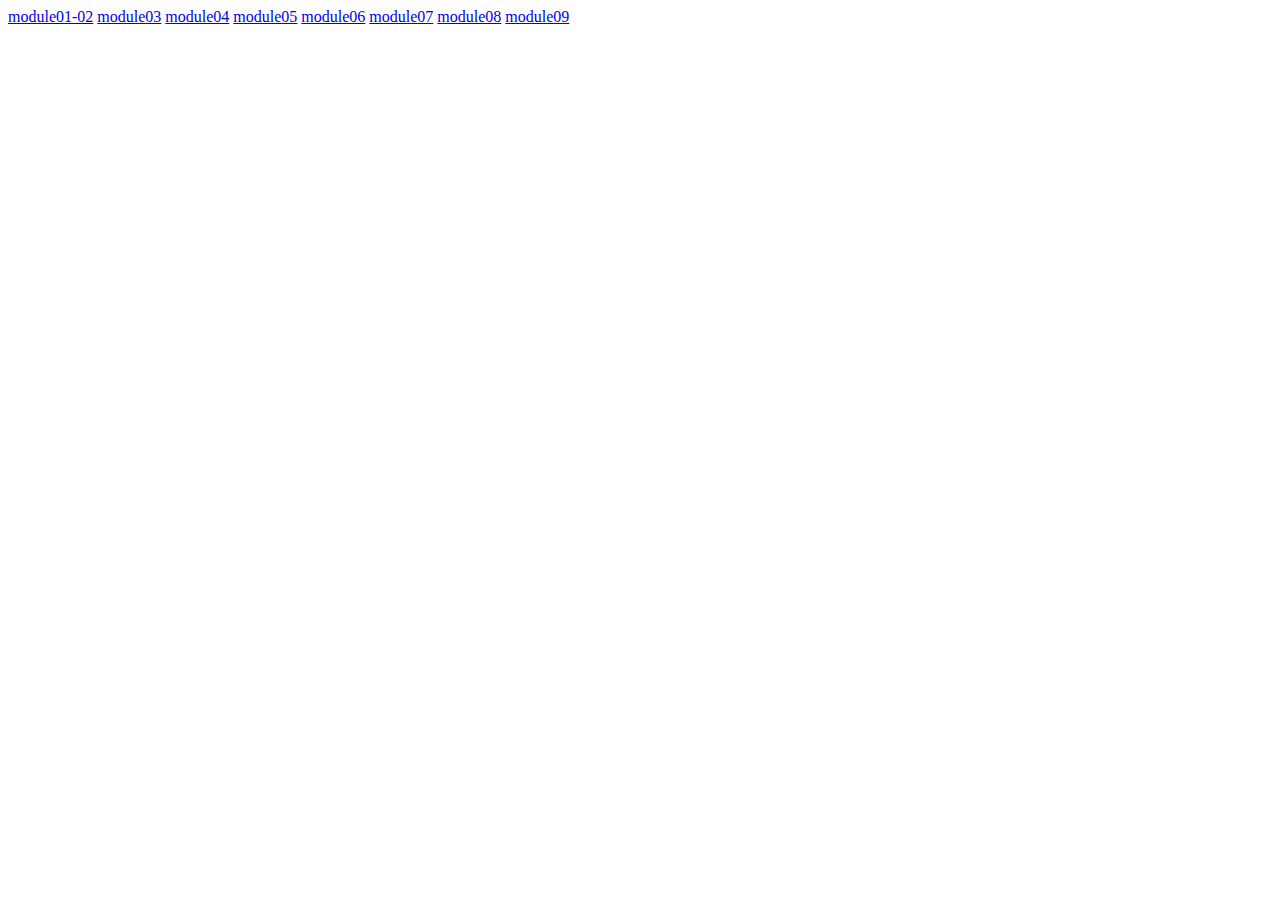
<file: index.html>
<!DOCTYPE html>
<html lang="en">
<head>
    <meta charset="UTF-8">
    <meta name="viewport" content="width=device-width, initial-scale=1.0">
    <meta http-equiv="X-UA-Compatible" content="ie=edge">
    <title>Document</title>
</head>
<body>
    <a href="./module01-02/index.html">module01-02</a>
    <a href="./module03/index.html">module03</a>
    <a href="./module04/index.html">module04</a>
    <a href="./module05/index.html">module05</a>
    <a href="./module06/index.html">module06</a>
    <a href="./module07/index.html">module07</a>
    <a href="./module08/index.html">module08</a>
    <a href="./module09/index.html">module09</a>
</body>
</html>
</file>
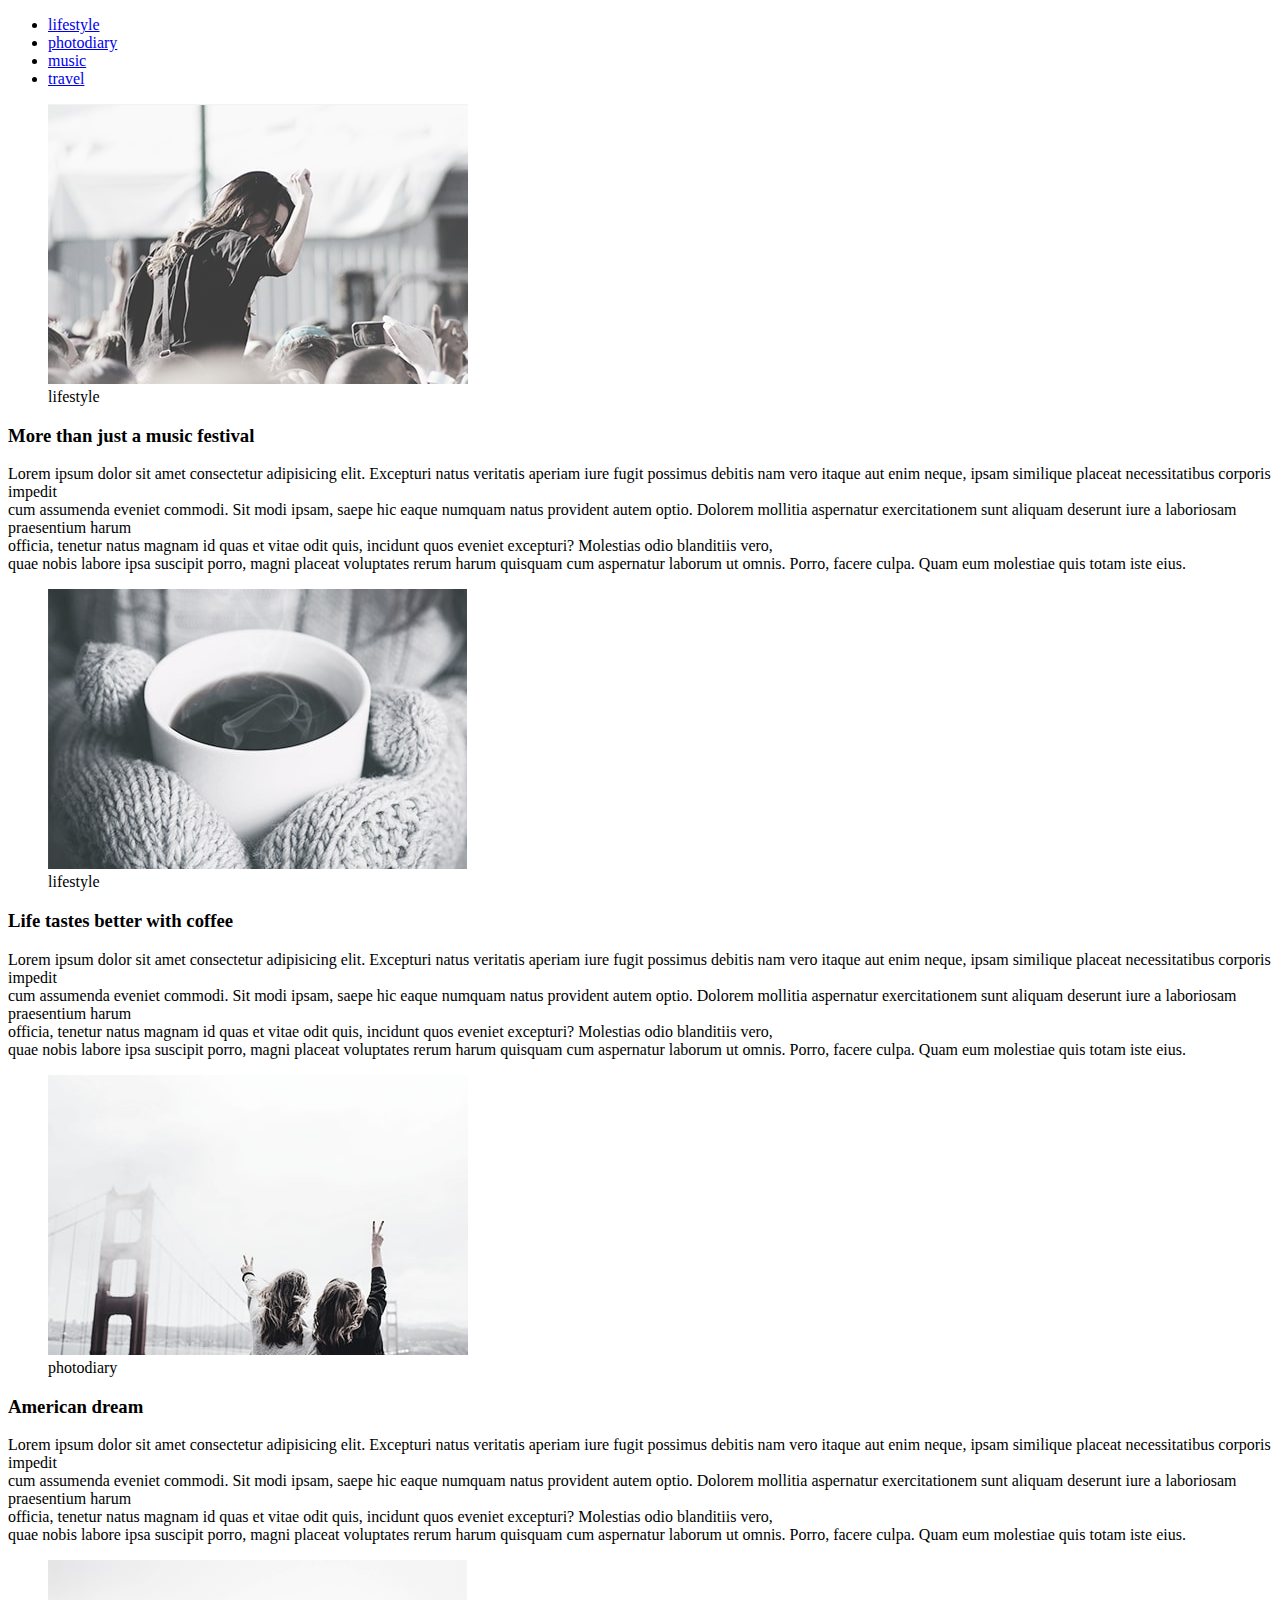
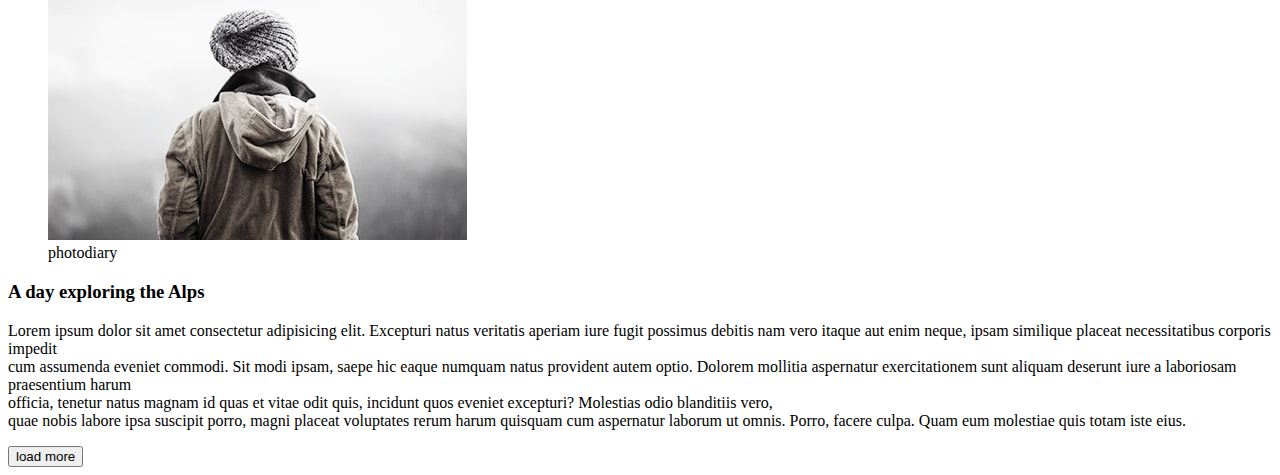
<file: module01-02/index.html>
<!DOCTYPE html>
<html lang="en">
<head>
    <meta charset="UTF-8">
    <meta name="viewport" content="width=device-width, initial-scale=1.0">
    <meta http-equiv="X-UA-Compatible" content="ie=edge">
    <title>Document</title>
</head>
<body>
    <nav>
        <ul>
            <li><a href="#lifestyle">lifestyle</a></li>   
            <li><a href="#photodiary">photodiary</a></li>   
            <li><a href="#music">music</a></li>
            <li><a href="#travel">travel</a></li>   
    </ul></nav>
    <article>
        <figure>
        <img src="./img/music.jpg" alt="music">
        <figcaption>lifestyle</figcaption>
    </figure>
    <h3 id="music">More than just a music festival</h3>
    <p>Lorem ipsum dolor sit amet consectetur adipisicing elit. 
        Excepturi natus veritatis aperiam iure fugit possimus debitis nam vero itaque aut enim neque, 
        ipsam similique placeat necessitatibus corporis impedit <br> cum assumenda eveniet commodi. 
        Sit modi ipsam, saepe hic eaque numquam natus provident autem optio. Dolorem mollitia aspernatur exercitationem 
        sunt aliquam deserunt iure a laboriosam praesentium harum <br> officia, tenetur natus magnam id quas et vitae odit quis, 
        incidunt quos eveniet excepturi? Molestias odio blanditiis vero, <br> quae nobis labore ipsa suscipit porro, magni placeat 
        voluptates rerum harum quisquam cum aspernatur laborum ut omnis. Porro, facere culpa. 
        Quam eum molestiae quis totam iste eius.</p>
    </article>
    <article>
            <figure>
            <img src="./img/lifestyle.jpg" alt="lifestyle">
            <figcaption>lifestyle</figcaption>
        </figure>
        <h3 id="lifestyle">Life tastes better with coffee</h3>
        <p>Lorem ipsum dolor sit amet consectetur adipisicing elit. 
            Excepturi natus veritatis aperiam iure fugit possimus debitis nam vero itaque aut enim neque, 
            ipsam similique placeat necessitatibus corporis impedit <br> cum assumenda eveniet commodi. 
            Sit modi ipsam, saepe hic eaque numquam natus provident autem optio. Dolorem mollitia aspernatur exercitationem 
            sunt aliquam deserunt iure a laboriosam praesentium harum <br> officia, tenetur natus magnam id quas et vitae odit quis, 
            incidunt quos eveniet excepturi? Molestias odio blanditiis vero, <br> quae nobis labore ipsa suscipit porro, magni placeat 
            voluptates rerum harum quisquam cum aspernatur laborum ut omnis. Porro, facere culpa. 
            Quam eum molestiae quis totam iste eius.</p>
        </article>
    <article>
            <figure>
            <img src="./img/American_dream.jpg" alt="photodiary">
            <figcaption>photodiary</figcaption>
        </figure>
        <h3 id="photodiary">American dream</h3>
        <p>Lorem ipsum dolor sit amet consectetur adipisicing elit. 
            Excepturi natus veritatis aperiam iure fugit possimus debitis nam vero itaque aut enim neque, 
            ipsam similique placeat necessitatibus corporis impedit <br> cum assumenda eveniet commodi. 
            Sit modi ipsam, saepe hic eaque numquam natus provident autem optio. Dolorem mollitia aspernatur exercitationem 
            sunt aliquam deserunt iure a laboriosam praesentium harum <br> officia, tenetur natus magnam id quas et vitae odit quis, 
            incidunt quos eveniet excepturi? Molestias odio blanditiis vero, <br> quae nobis labore ipsa suscipit porro, magni placeat 
            voluptates rerum harum quisquam cum aspernatur laborum ut omnis. Porro, facere culpa. 
            Quam eum molestiae quis totam iste eius.</p>
        </article>
    <article>
            <figure>
            <img src="./img/photodiary.jpg" alt="travel">
            <figcaption>photodiary</figcaption>
        </figure>
        <h3 id="travel">A day exploring the Alps</h3>
        <p>Lorem ipsum dolor sit amet consectetur adipisicing elit. 
            Excepturi natus veritatis aperiam iure fugit possimus debitis nam vero itaque aut enim neque, 
            ipsam similique placeat necessitatibus corporis impedit <br> cum assumenda eveniet commodi. 
            Sit modi ipsam, saepe hic eaque numquam natus provident autem optio. Dolorem mollitia aspernatur exercitationem 
            sunt aliquam deserunt iure a laboriosam praesentium harum <br> officia, tenetur natus magnam id quas et vitae odit quis, 
            incidunt quos eveniet excepturi? Molestias odio blanditiis vero, <br> quae nobis labore ipsa suscipit porro, magni placeat 
            voluptates rerum harum quisquam cum aspernatur laborum ut omnis. Porro, facere culpa. 
            Quam eum molestiae quis totam iste eius.</p>
        </article>
        <div><button>load more</button></div>
</body>
</html>
</file>
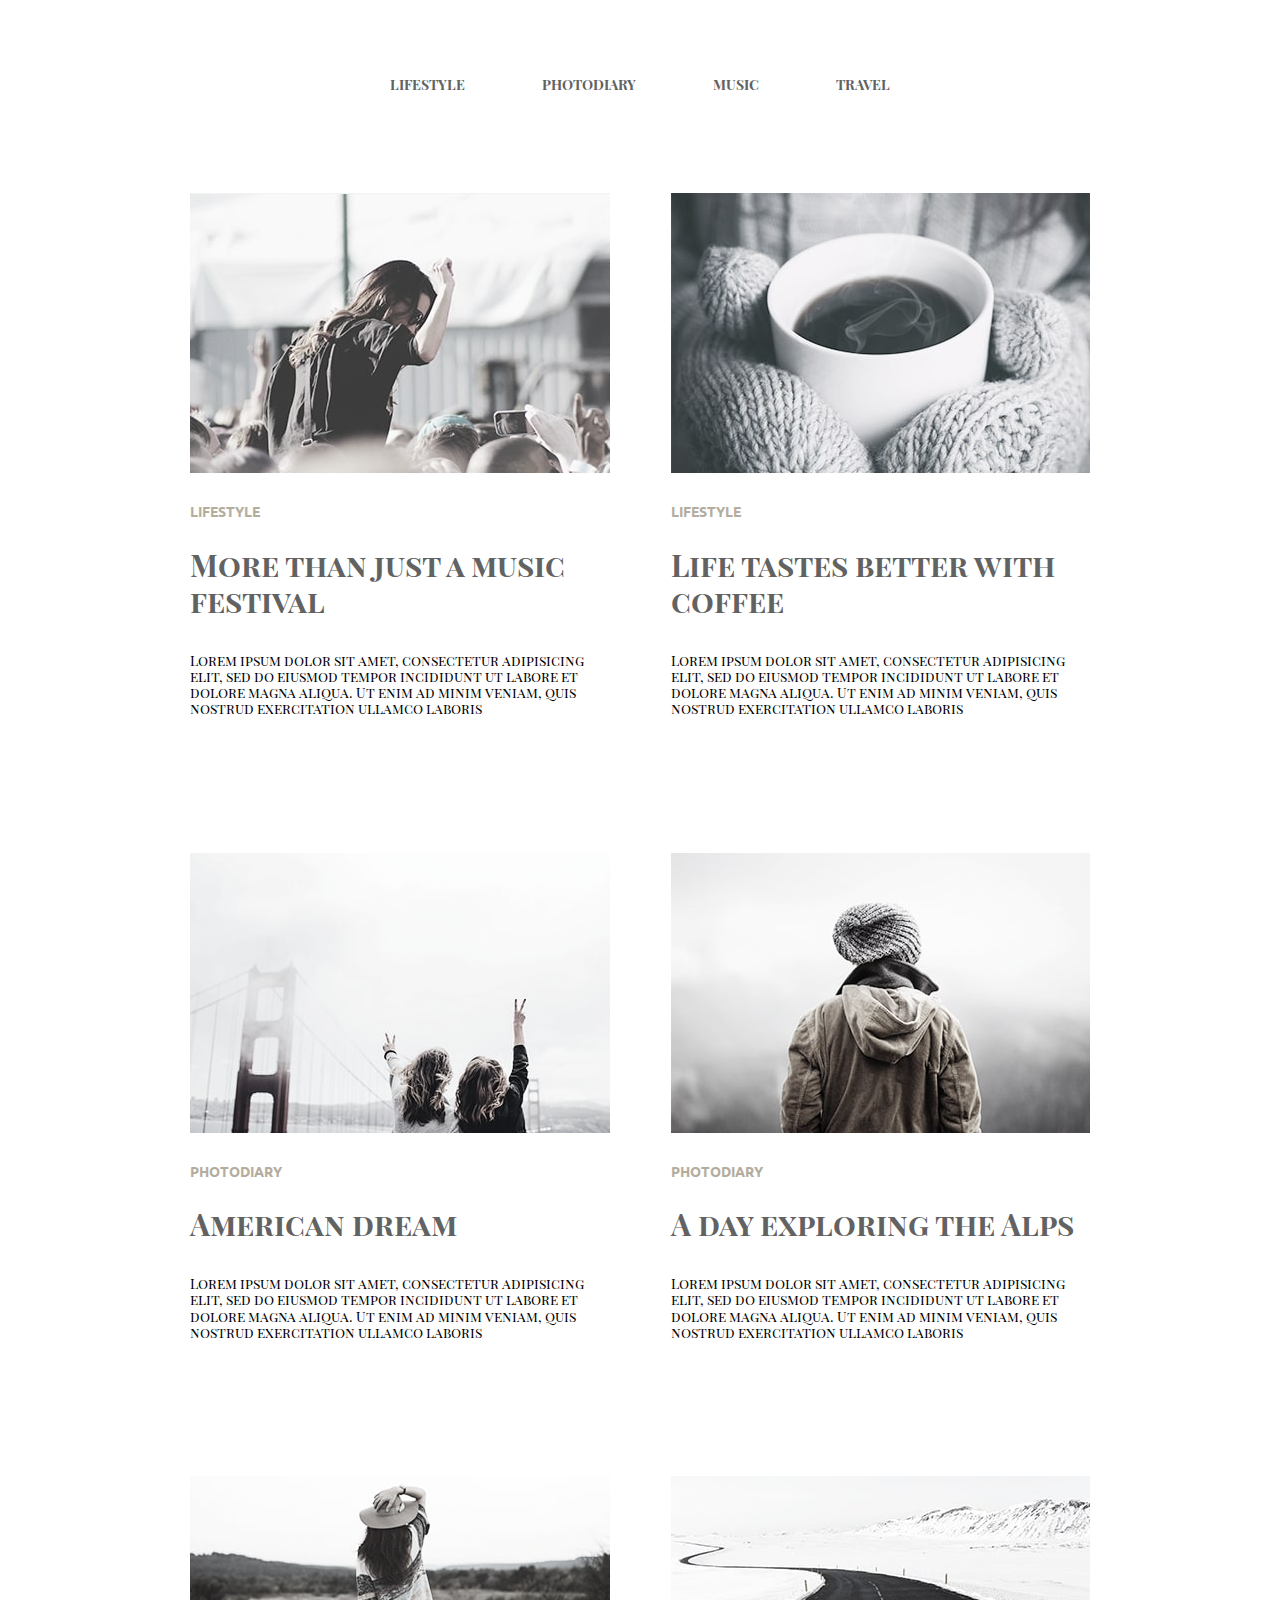
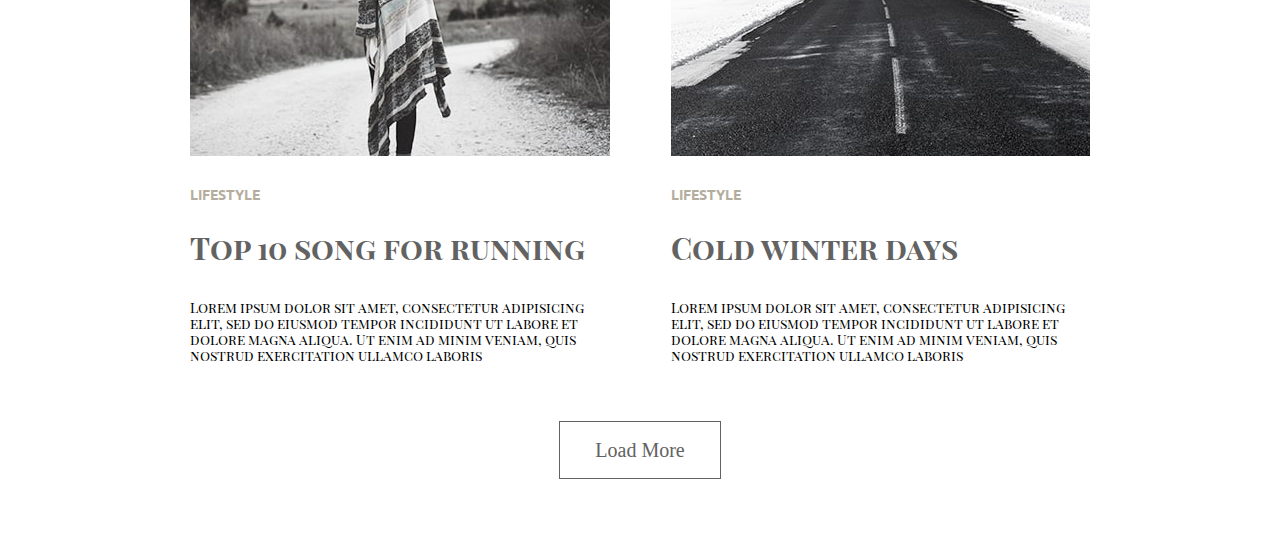
<file: module03/index.html>
<!DOCTYPE html>
<html lang="en">
  <head>
    <meta charset="UTF-8" />
    <meta name="viewport" content="width=device-width, initial-scale=1.0" />
    <meta http-equiv="X-UA-Compatible" content="ie=edge" />
    <link rel="stylesheet" href="./normalize.css" />
    <link
      href="https://fonts.googleapis.com/css?family=Playfair+Display+SC:400,700|Ubuntu:300&display=swap"
      rel="stylesheet"
    />
    <link rel="stylesheet" href="./style.css" />
    <title>Document</title>
  </head>
  <body>
    <header class="page__header container">
      <nav class="navigation">
        <ul class="site__navigation">
          <li class="nav__item"><a class="nav__link" href=""> Lifestyle</a></li>
          <li class="nav__item">
            <a class="nav__link" href=""> Photodiary</a>
          </li>
          <li class="nav__item"><a class="nav__link" href=""> Music</a></li>
          <li class="nav__item"><a class="nav__link" href=""> Travel</a></li>
        </ul>
      </nav>
    </header>
    <!-- Features Section -->
    <section class="features container">
      <h2 class="features-title"></h2>
      <ul class="ul-features">
        <li class="li-features">
          <div class="img__wrapper"><img src="./img/music.jpg" alt="" /></div>
          <h3 class="figcapture__features">Lifestyle</h3>
          <h2 class="theme__features">More than just a music festival</h2>
          <div class="p__wrapper">
            <p class="text__features">
              Lorem ipsum dolor sit amet, consectetur adipisicing elit, sed do
              eiusmod tempor incididunt ut labore et dolore magna aliqua. Ut
              enim ad minim veniam, quis nostrud exercitation ullamco laboris
            </p>
          </div>
        </li>
        <li class="li-features">
          <div class="img__wrapper">
            <img src="./img/lifestyle.jpg" alt="" />
          </div>
          <h3 class="figcapture__features">lifestyle</h3>
          <h2 class="theme__features">Life tastes better with coffee</h2>
          <div class="p__wrapper">
            <p class="text__features">
              Lorem ipsum dolor sit amet, consectetur adipisicing elit, sed do
              eiusmod tempor incididunt ut labore et dolore magna aliqua. Ut
              enim ad minim veniam, quis nostrud exercitation ullamco laboris
            </p>
          </div>
        </li>
        <li class="li-features">
          <div class="img__wrapper">
            <img src="./img/American_dream.jpg" alt="" />
          </div>
          <h3 class="figcapture__features">photodiary</h3>
          <h2 class="theme__features">American dream</h2>
          <div class="p__wrapper">
            <p class="text__features">
              Lorem ipsum dolor sit amet, consectetur adipisicing elit, sed do
              eiusmod tempor incididunt ut labore et dolore magna aliqua. Ut
              enim ad minim veniam, quis nostrud exercitation ullamco laboris
            </p>
          </div>
        </li>
        <li class="li-features">
          <div class="img__wrapper">
            <img src="./img/photodiary.jpg" alt="" />
          </div>
          <h3 class="figcapture__features">photodiary</h3>
          <h2 class="theme__features">A day exploring the Alps</h2>
          <div class="p__wrapper">
            <p class="text__features">
              Lorem ipsum dolor sit amet, consectetur adipisicing elit, sed do
              eiusmod tempor incididunt ut labore et dolore magna aliqua. Ut
              enim ad minim veniam, quis nostrud exercitation ullamco laboris
            </p>
          </div>
        </li>
        <li class="li-features">
          <div class="img__wrapper">
            <img src="./img/songs_of_running.jpg" alt="" />
          </div>
          <h3 class="figcapture__features">lifestyle</h3>
          <h2 class="theme__features">Top 10 song for running</h2>
          <div class="p__wrapper">
            <p class="text__features">
              Lorem ipsum dolor sit amet, consectetur adipisicing elit, sed do
              eiusmod tempor incididunt ut labore et dolore magna aliqua. Ut
              enim ad minim veniam, quis nostrud exercitation ullamco laboris
            </p>
          </div>
        </li>
        <li class="li-features">
          <div class="img__wrapper">
            <img src="./img/cold_winter_day.jpg" alt="" />
          </div>
          <h3 class="figcapture__features">lifestyle</h3>
          <h2 class="theme__features">Cold winter days</h2>
          <div class="p__wrapper">
            <p class="text__features">
              Lorem ipsum dolor sit amet, consectetur adipisicing elit, sed do
              eiusmod tempor incididunt ut labore et dolore magna aliqua. Ut
              enim ad minim veniam, quis nostrud exercitation ullamco laboris
            </p>
          </div>
        </li>
      </ul>
    </section>
    <div class="button">
      <button class="load_button">Load More</button>
    </div>
  </body>
</html>
</file>
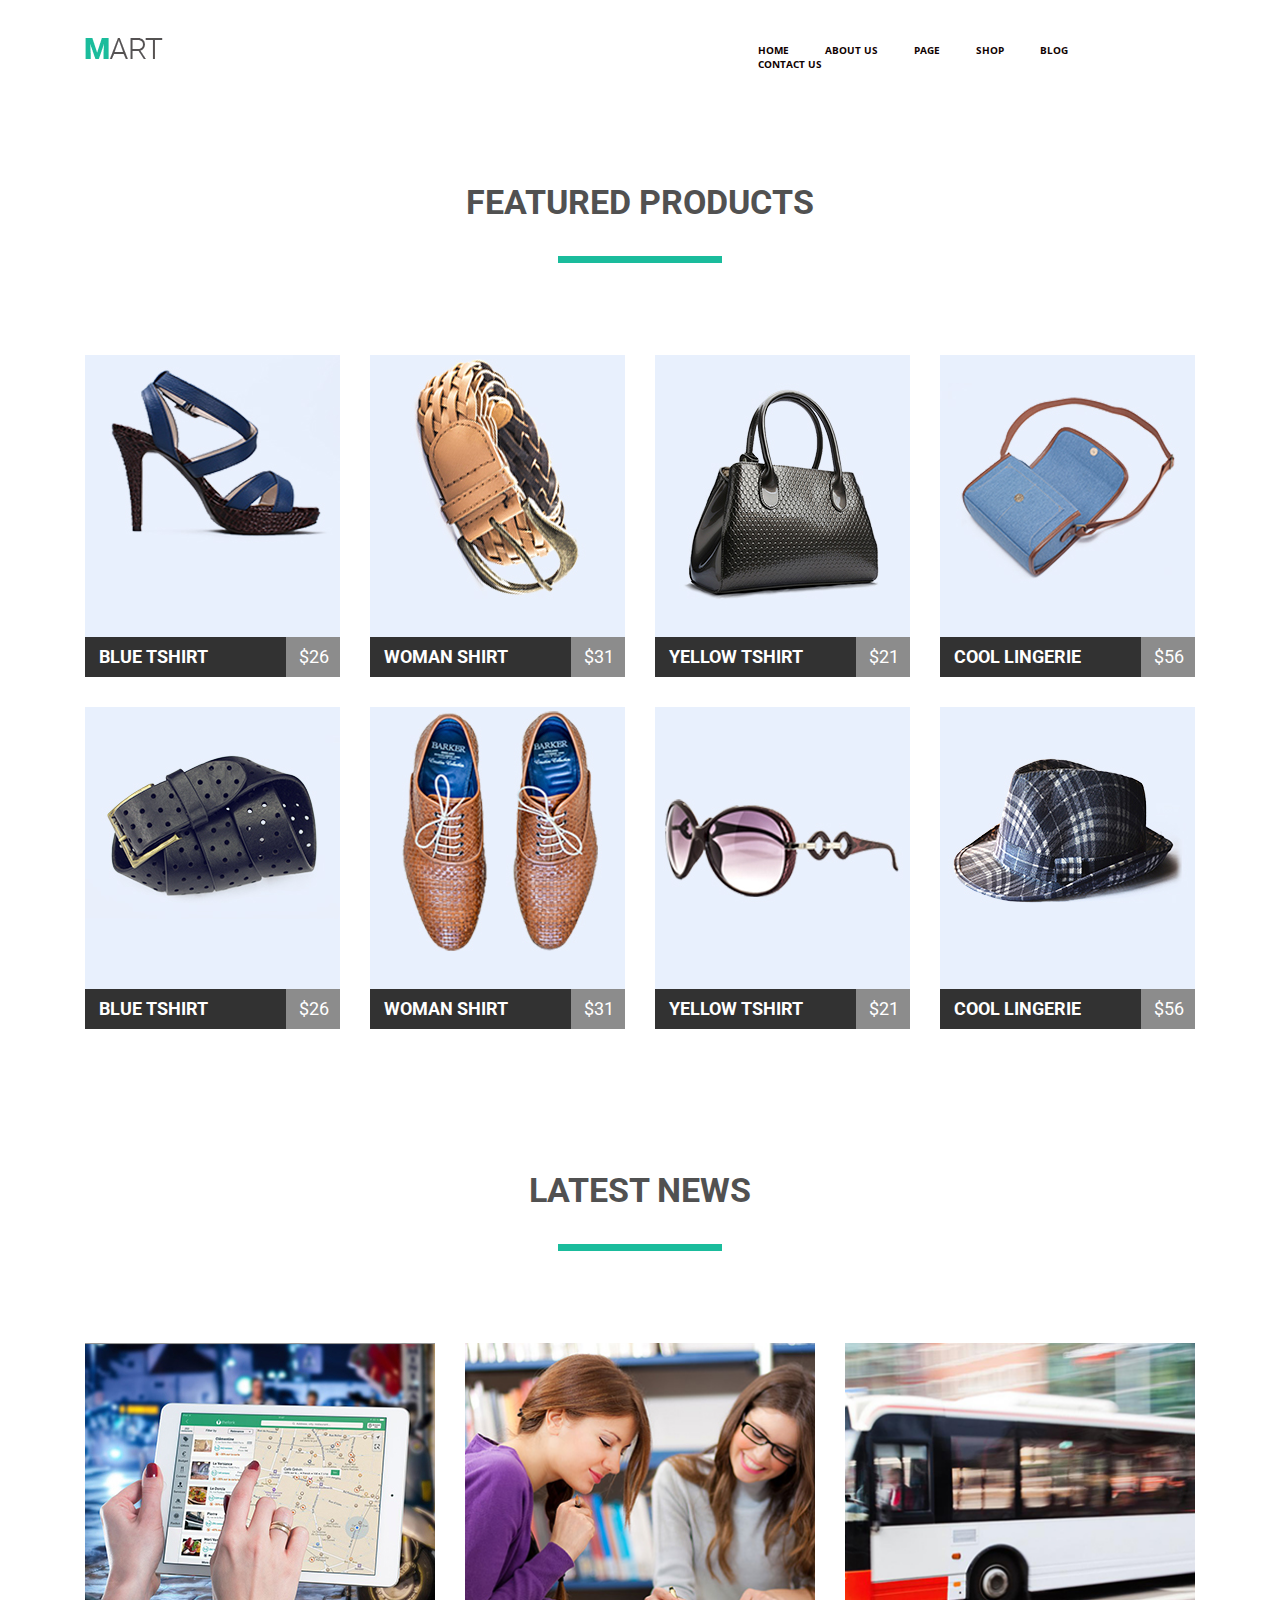
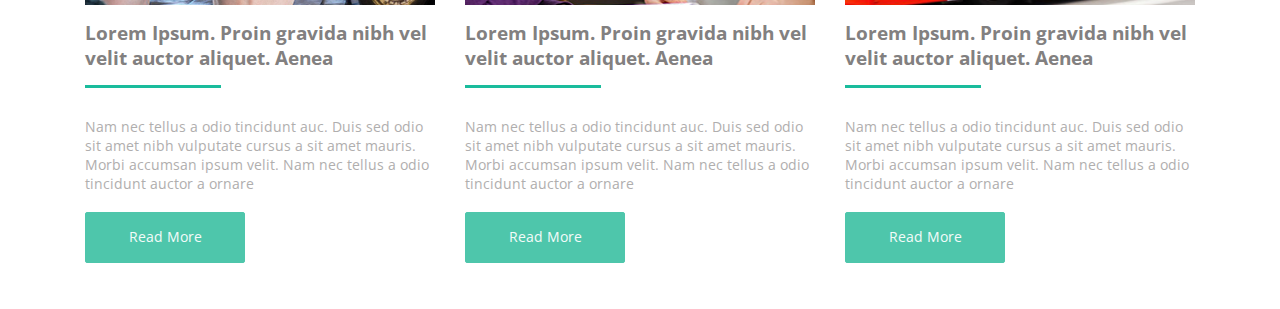
<file: module04/index.html>
<!DOCTYPE html>
<html lang="en">
  <head>
    <meta charset="UTF-8" />
    <meta name="viewport" content="width=device-width, initial-scale=1.0" />
    <meta http-equiv="X-UA-Compatible" content="ie=edge" />
    <link
      href="https://fonts.googleapis.com/css?family=Open+Sans:700|Roboto:900&display=swap"
      rel="stylesheet"
    />
    <link href="https://fonts.googleapis.com/css?family=Open+Sans:600&display=swap" rel="stylesheet">
    <link rel="stylesheet" href="./styles.css" />
    <title>Home Work 4</title>
  </head>
  <body>
    <header class="page__header container">
      <nav class="page__nav conteiner clearfix">
        <a class="site_logo" href="#"> <img src="./img/logo.jpg" alt=""/></a>
        <ul class="nav__list">
          <li class="nav__item"><a href="#">Home</a></li>
          <li class="nav__item"><a href="#">About Us</a></li>
          <li class="nav__item"><a href="#">page</a></li>
          <li class="nav__item"><a href="#">shop</a></li>
          <li class="nav__item"><a href="#">Blog</a></li>
          <li class="nav__item"><a href="#">Contact us</a></li>
        </ul>
      </nav>
    </header>
    <main class="container">
      <!--Featured Container-->
      <section class="features container">
        <h2 class="featured__name">FEATURED PRODUCTS</h2>
        <ul class="feature_list clearfix">
          <li class="feature__item">
            <img class="feature__image" src="./img/product1.jpg" alt="" />
            <h3 class="feature__name">Blue Tshirt</h3>
            <p class="feature__price">$26</p>
          </li>
          <li class="feature__item">
            <img class="feature__image" src="./img/product2.jpg" alt="" />
            <h3 class="feature__name">WOMAN shirt</h3>
            <p class="feature__price">$31</p>
          </li>
          <li class="feature__item">
            <img class="feature__image" src="./img/product3.jpg" alt="" />
            <h3 class="feature__name">YELLOW Tshirt</h3>
            <p class="feature__price">$21</p>
          </li>
          <li class="feature__item">
            <img class="feature__image" src="./img/product4.jpg" alt="" />
            <h3 class="feature__name">Cool lingerie</h3>
            <p class="feature__price">$56</p>
          </li>
          <li class="feature__item">
            <img class="feature__image" src="./img/product5.jpg" alt="" />
            <h3 class="feature__name">Blue Tshirt</h3>
            <p class="feature__price">$26</p>
          </li>
          <li class="feature__item">
            <img class="feature__image" src="./img/product6.jpg" alt="" />
            <h3 class="feature__name">WOMAN shirt</h3>
            <p class="feature__price">$31</p>
          </li>
          <li class="feature__item">
            <img class="feature__image" src="./img/product8.jpg" alt="" />
            <h3 class="feature__name">YELLOW Tshirt</h3>
            <p class="feature__price">$21</p>
          </li>
          <li class="feature__item">
            <img class="feature__image" src="./img/product9.jpg" alt="" />
            <h3 class="feature__name">Cool lingerie</h3>
            <p class="feature__price">$56</p>
          </li>
        </ul>
      </section>
      <!--Lastes News-->
      <section class="lastes__news">
        <h2 class="news__name">LATEST NEWS</h2>
        <ul class="news__list clearfix">
          <li class="news__item">
            <img src="./img/ipad-632394_960_720.jpg" alt="" />
            <h3 class="news__title">Lorem Ipsum. Proin gravida nibh vel velit auctor aliquet. Aenea</h3>
            <p class="news__text">Nam nec tellus a odio tincidunt auc. Duis sed odio sit amet nibh vulputate cursus a sit amet mauris. Morbi accumsan ipsum velit. Nam nec tellus a odio tincidunt auctor a ornare </p>
            <button class="button">Read More</button>
          </li>
          <li class="news__item">
            <img src="./img/slide1.jpg" alt="" />
            <h3 class="news__title">Lorem Ipsum. Proin gravida nibh vel velit auctor aliquet. Aenea</h3>
            <p class="news__text">Nam nec tellus a odio tincidunt auc. Duis sed odio sit amet nibh vulputate cursus a sit amet mauris. Morbi accumsan ipsum velit. Nam nec tellus a odio tincidunt auctor a ornare </p>
            <button class="button">Read More</button>
          </li>
          <li class="news__item">
            <img src="./img/product-img-5.jpg" alt="" />
            <h3 class="news__title">Lorem Ipsum. Proin gravida nibh vel velit auctor aliquet. Aenea</h3>
            <p class="news__text">Nam nec tellus a odio tincidunt auc. Duis sed odio sit amet nibh vulputate cursus a sit amet mauris. Morbi accumsan ipsum velit. Nam nec tellus a odio tincidunt auctor a ornare </p>
            <button class="button">Read More</button>
          </li>
        </ul>
      </section>
    </main>
  </body>
</html>
</file>
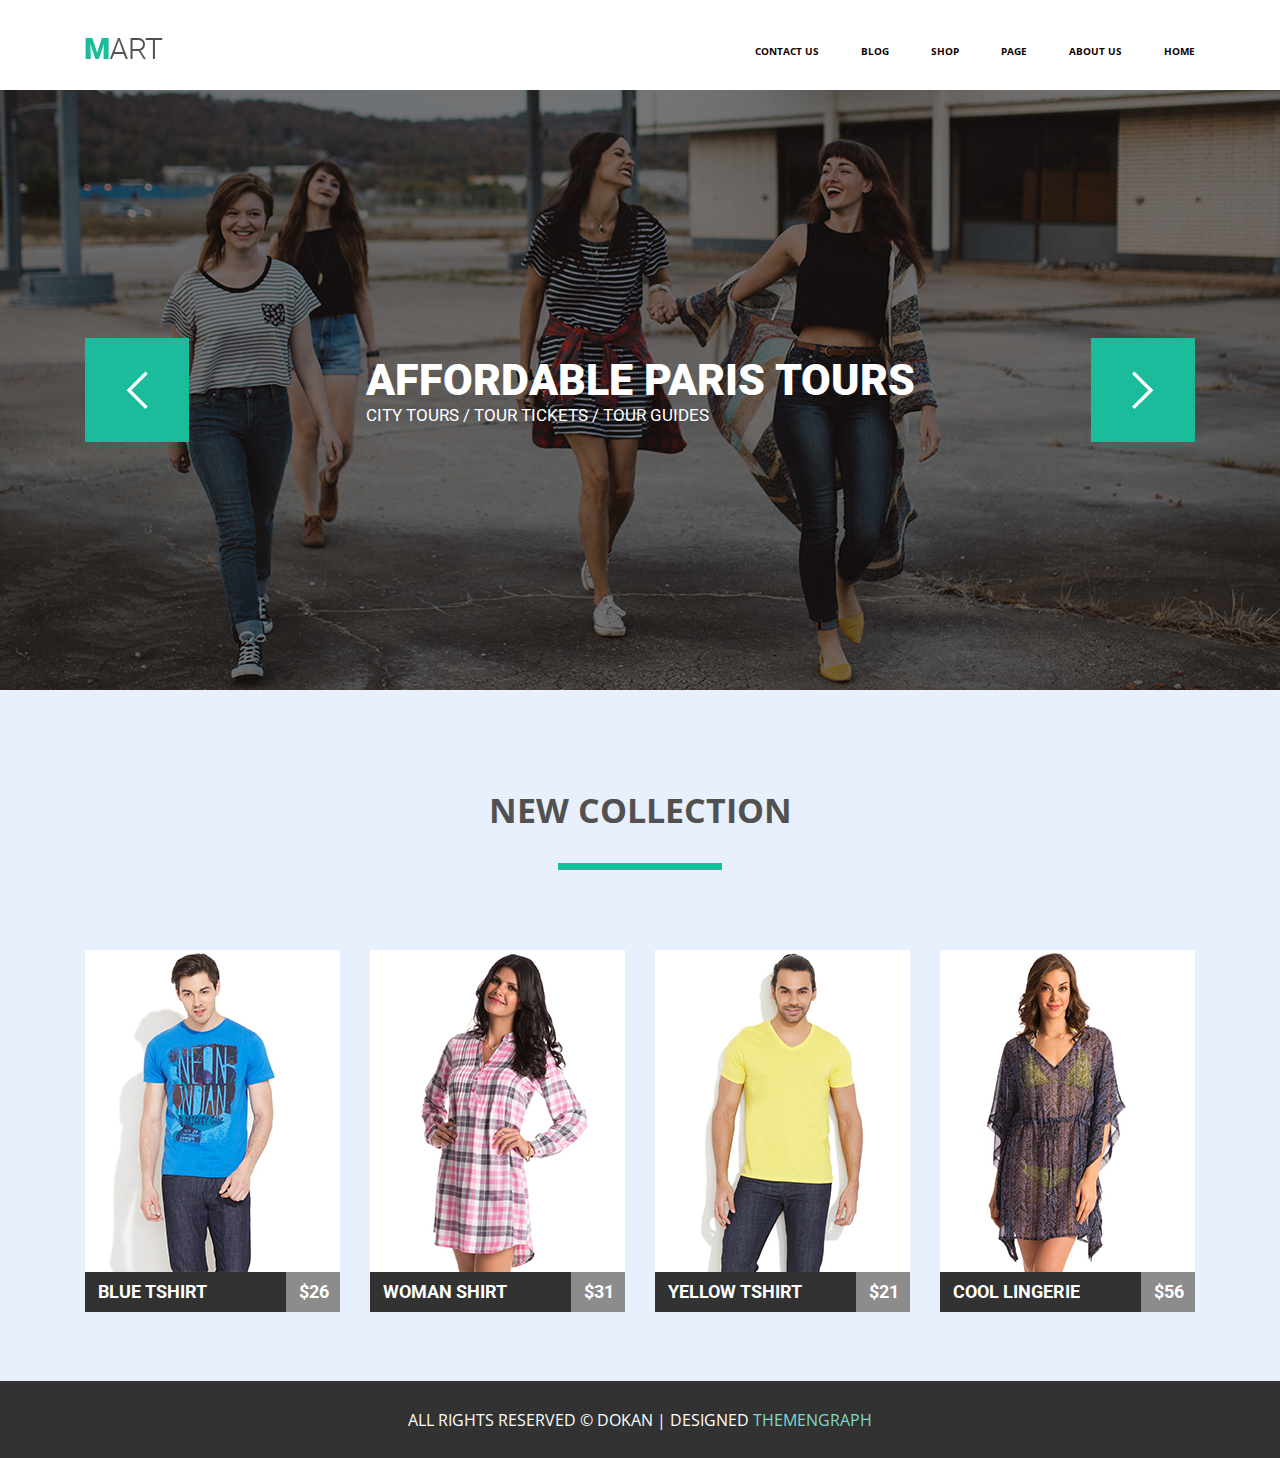
<file: module05/index.html>
<!DOCTYPE html>
<html lang="en">
  <head>
    <meta charset="UTF-8" />
    <meta name="viewport" content="width=device-width, initial-scale=1.0" />
    <meta http-equiv="X-UA-Compatible" content="ie=edge" />
    <link rel="stylesheet" href="styles.css" />
    <link href="https://fonts.googleapis.com/css?family=Roboto:300,900&display=swap" rel="stylesheet">
    <link href="https://fonts.googleapis.com/css?family=Open+Sans&display=swap" rel="stylesheet">
    
    <title>Document</title>
  </head>
  <body>
    <header class="page__header">
      <div class="container">
      <nav class="page__nav clearfix">
        <a class="site_logo" href="#"> <img src="./img/logo.jpg" alt=""/></a>
        <ul class="nav__list clearfix">
          <li class="nav__item"><a href="#">Home</a></li>
          <li class="nav__item"><a href="#">About Us</a></li>
          <li class="nav__item"><a href="#">page</a></li>
          <li class="nav__item"><a href="#">shop</a></li>
          <li class="nav__item"><a href="#">Blog</a></li>
          <li class="nav__item"><a href="#">Contact us</a></li>
        </ul>
      </nav>
    </div>
    </header>
    <main class="main__section">
    <div class="slider">
        <div class="buttons__wrapper container">
          <button class="slider__button slider__button_prev"></button>
          <button class="slider__button slider__button_next"></button>
        </div>
        <div class="slides">
          <div class="slide">
            <img class="slider__img" src="./img/slide4.jpg" alt="" />
            <div class="slide__content">
              <h3>AFFORDABLE PARIS TOURS</h3>
              <p>CITY TOURS / TOUR TICKETS / TOUR GUIDES</p>
            </div>
          </div>
        </div>
      </div>
        <section class="item__lists container">
          <h2 class="featured__name">
              NEW COLLECTION
          </h2>
          <div class="bgcolor">
          <ul class="item__list clearfix">
            <li class="item">
                <div class="overlay">
                    <div class="buttons">
                      <button class="overlay__icon"></button>
                      <button class="overlay__icon"></button>
                      <button class="overlay__icon"></button>
                      <button class="overlay__icon">ADD TO CART</button>
                    </div>
                  </div>
              <img src="./img/category-2.jpg" alt="" />
              <h3 class="item__name">Blue Tshirt</h3>
              <p class="item__price">$26</p>
            </li>
            <li class="item">
                <div class="overlay">
                    <div class="buttons">
                      <button class="overlay__icon"></button>
                      <button class="overlay__icon"></button>
                      <button class="overlay__icon"></button>
                      <button class="overlay__icon">ADD TO CART</button>
                    </div>
                  </div>
              <img src="./img/category-1.jpg" alt="" />
              <h3 class="item__name">WOMAN shirt</h3>
              <p class="item__price">$31</p>
            </li>
            <li class="item">
                <div class="overlay">
                    <div class="buttons">
                      <button class="overlay__icon"></button>
                      <button class="overlay__icon"></button>
                      <button class="overlay__icon"></button>
                      <button class="overlay__icon">ADD TO CART</button>
                    </div>
                  </div>
              <img src="./img/category-4.jpg" alt="" />
              <h3 class="item__name">YELLOW Tshirt</h3>
              <p class="item__price">$21</p>
            </li>
            <li class="item">
                <div class="overlay">
                  <div class="buttons">
                    <button class="overlay__icon"></button>
                    <button class="overlay__icon"></button>
                    <button class="overlay__icon"></button>
                    <button class="overlay__icon">ADD TO CART</button>
                  </div>
                </div>
              <img src="./img/category-3.jpg" alt="" />
              <h3 class="item__name">Cool lingerie</h3>
              <p class="item__price">$56</p>
            </li>
          </ul>
        </div>
      </section>
      <footer class="footer">
           <p> All Rights Reserved © Dokan | Designed <span>ThemenGraph</span></p>
      </footer>
    </main>
  </body>
</html>
</file>
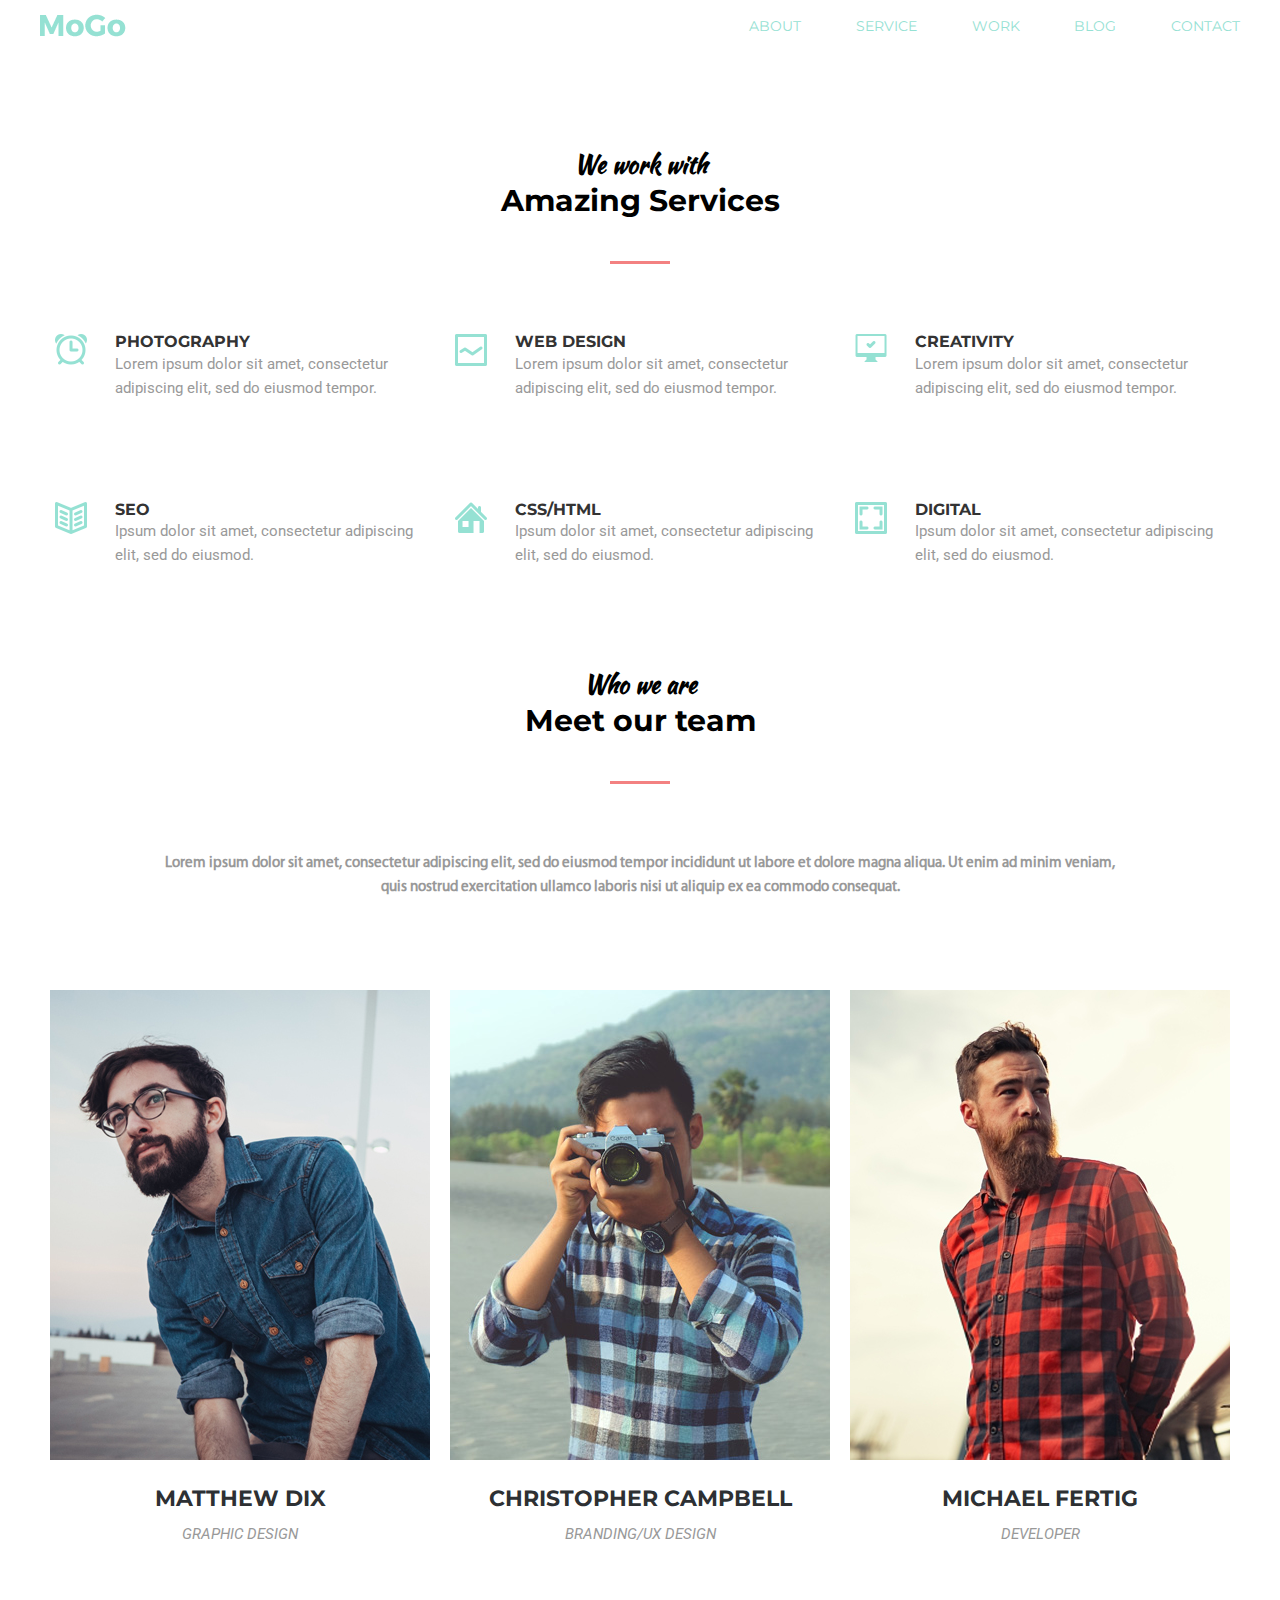
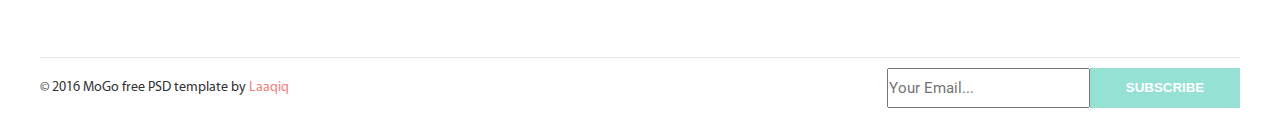
<file: module06/index.html>
<!DOCTYPE html>
<html lang="en">
  <head>
    <meta charset="UTF-8" />
    <meta name="viewport" content="width=device-width, initial-scale=1.0" />
    <meta http-equiv="X-UA-Compatible" content="ie=edge" />
    <link rel="stylesheet" href="styles.css" />
    <link
      href="https://fonts.googleapis.com/css?family=Kaushan+Script|Montserrat:400,700&display=swap"
      rel="stylesheet"
    />
    <link
      href="https://fonts.googleapis.com/css?family=Roboto&display=swap"
      rel="stylesheet"
    />
    <title>Document</title>
    <style>
      @font-face {
        font-family: "Myriad Pro";
        src: url(./fonts/8143.otf);
      }
    </style>
  </head>
  <body>
    <header class="page_header">
      <nav class="page_nav container">
        <a href="#" class="site_logo"><img src="./img/logo.png" alt=""/></a>
        <ul class="site_navigation container">
          <li class="nav_item"><a href="#"> About</a></li>
          <li class="nav_item"><a href="#"> service</a></li>
          <li class="nav_item"><a href="#"> work</a></li>
          <li class="nav_item"><a href="#"> blog</a></li>
          <li class="nav_item"><a href="#"> contact</a></li>
        </ul>
      </nav>
    </header>
    <main>
      <section class="container">
        <div class="section_container">
          <h2 class="section_name">
            We work with <span>Amazing Services</span>
          </h2>
        </div>
      </section>

      <section class="features container">
        <ul class="features_list">
          <li class="features_list_item">
            <h3 class="feature_title">Photography</h3>
            <p class="feature_description">
              Lorem ipsum dolor sit amet, consectetur adipiscing elit, sed do
              eiusmod tempor.
            </p>
          </li>
          <li class="features_list_item">
            <h3 class="feature_title">Web Design</h3>
            <p class="feature_description">
              Lorem ipsum dolor sit amet, consectetur adipiscing elit, sed do
              eiusmod tempor.
            </p>
          </li>
          <li class="features_list_item">
            <h3 class="feature_title">Creativity</h3>
            <p class="feature_description">
              Lorem ipsum dolor sit amet, consectetur adipiscing elit, sed do
              eiusmod tempor.
            </p>
          </li>
          <li class="features_list_item">
            <div class="book_icon"></div>
            <h3 class="feature_title">seo</h3>
            <p class="feature_description">
              Ipsum dolor sit amet, consectetur adipiscing elit, sed do eiusmod.
            </p>
          </li>
          <li class="features_list_item">
            <h3 class="feature_title">Css/Html</h3>
            <p class="feature_description">
              Ipsum dolor sit amet, consectetur adipiscing elit, sed do eiusmod.
            </p>
          </li>
          <li class="features_list_item">
            <h3 class="feature_title">digital</h3>
            <p class="feature_description">
              Ipsum dolor sit amet, consectetur adipiscing elit, sed do eiusmod.
            </p>
          </li>
        </ul>
      </section>

      <section class="container">
        <div class="section_container">
          <h2 class="section_name">Who we are <span>Meet our team</span></h2>
        </div>
      </section>
      <section class="team container">
        <h2 class="team_title">
          Lorem ipsum dolor sit amet, consectetur adipiscing elit, sed do
          eiusmod tempor incididunt ut labore et dolore magna aliqua. Ut enim ad
          minim veniam, <br />
          quis nostrud exercitation ullamco laboris nisi ut aliquip ex ea
          commodo consequat.
        </h2>
        <ul class="team_list">
          <li class="team_item">
            <div class="item_img">
              <div class="overlay">
                <ul class="team_list_socials">
                  <li>
                    <a class="facebook_icon" href=""></a>
                  </li>
                  <li><a class="twitter_icon" href=""></a></li>
                  <li>
                    <a class="pinterest_icon" href=""></a>
                  </li>
                  <li>
                    <a class="instagram_icon" href=""></a>
                  </li>
                </ul>
              </div>
              <img src="./img/portrait-1.jpg" alt="" />
            </div>
            <h3 class="team_list_name">Matthew Dix</h3>
            <p class="team_list_occupation">Graphic Design</p>
          </li>
          <li class="team_item">
            <div class="item_img">
              <div class="overlay">
                <ul class="team_list_socials">
                  <li>
                    <a class="facebook_icon" href=""></a>
                  </li>
                  <li><a class="twitter_icon" href=""></a></li>
                  <li>
                    <a class="pinterest_icon" href=""></a>
                  </li>
                  <li>
                    <a class="instagram_icon" href=""></a>
                  </li>
                </ul>
              </div>
              <img src="./img/portrait-2.jpg" alt="" />
            </div>
            <h3 class="team_list_name">Christopher Campbell</h3>
            <p class="team_list_occupation">Branding/UX design</p>
          </li>
          <li class="team_item">
            <div class="item_img">
              <div class="overlay">
                <ul class="team_list_socials">
                  <li>
                    <a class="facebook_icon" href=""></a>
                  </li>
                  <li><a class="twitter_icon" href=""></a></li>
                  <li>
                    <a class="pinterest_icon" href=""></a>
                  </li>
                  <li>
                    <a class="instagram_icon" href=""></a>
                  </li>
                </ul>
              </div>
              <img src="./img/portrait-3.jpg" alt="" />
            </div>
            <h3 class="team_list_name">Michael Fertig</h3>
            <p class="team_list_occupation">Developer</p>
          </li>
        </ul>
      </section>
    </main>
    <footer class="page_footer container">
      <p class="copyright">
        © 2016 MoGo free PSD template by
        <span class="company_name">Laaqiq</span>
      </p>
      <form class="form">
        <div class="email">
          <input
            class="input"
            placeholder="Your Email..."
            type="email"
            id="email"
            required
          />
          <button class="submit" type="submit">Subscribe</button>
        </div>
      </form>
    </footer>
  </body>
</html>
</file>
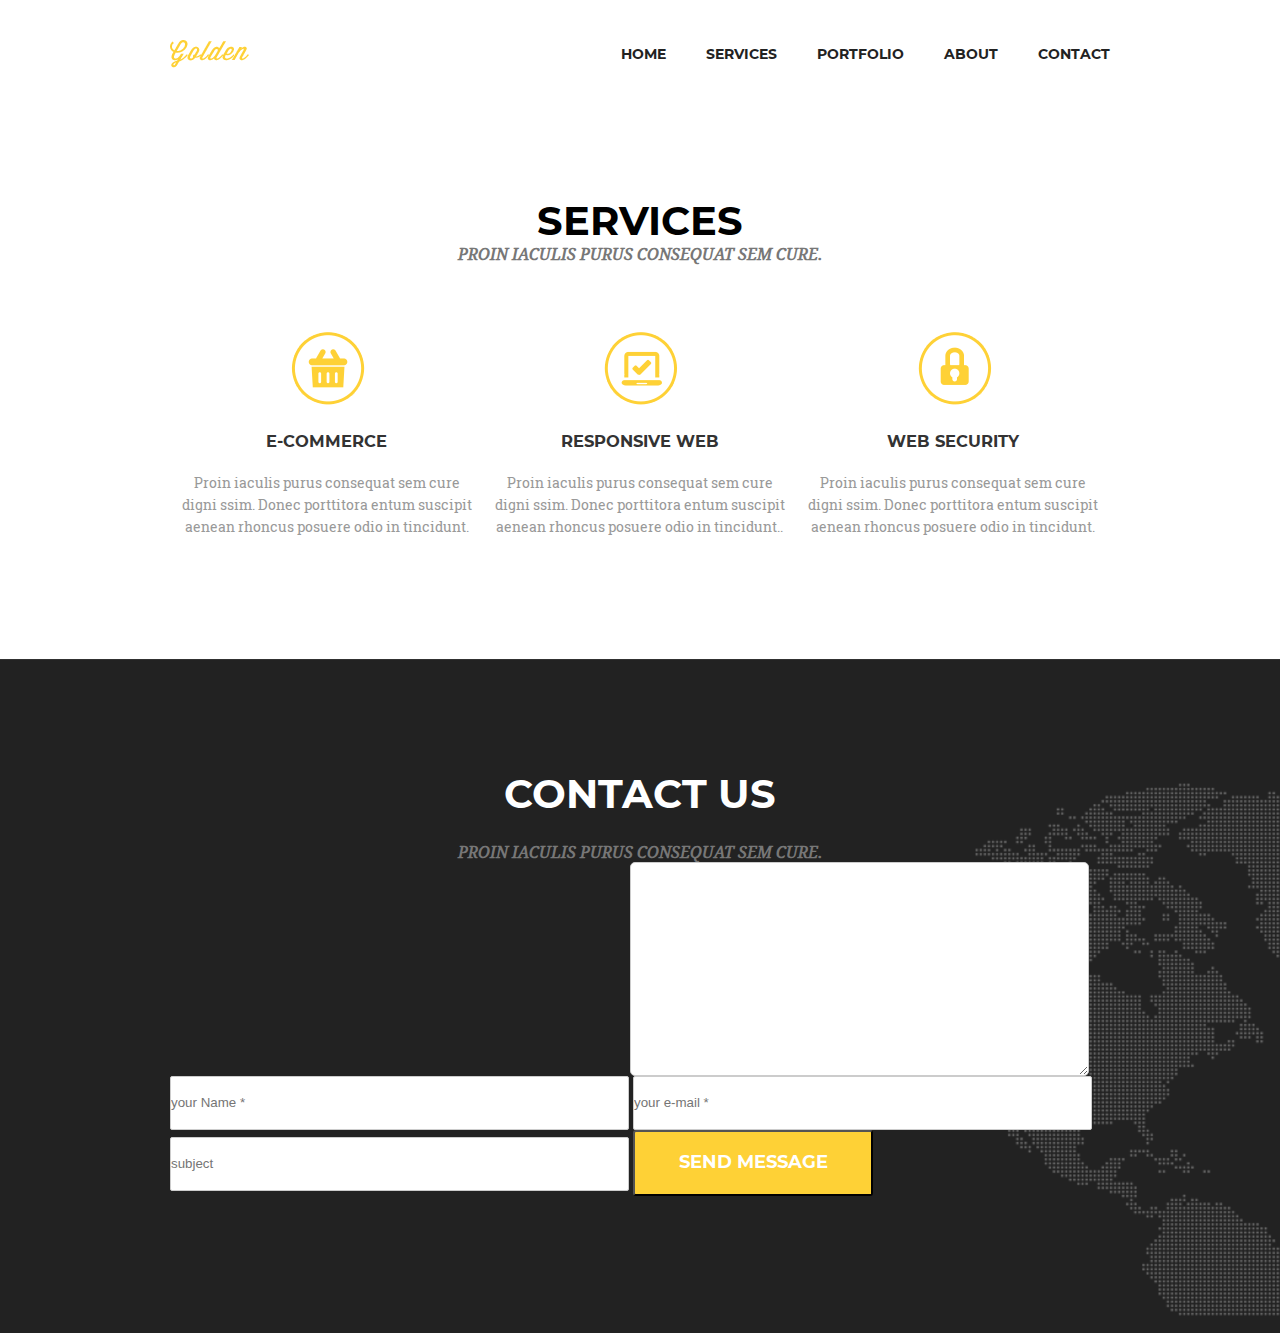
<file: module07/index.html>
<!DOCTYPE html>
<html lang="en">
<head>
  <meta charset="UTF-8">
  <meta name="viewport" content="width=device-width, initial-scale=1.0">
  <meta http-equiv="X-UA-Compatible" content="ie=edge">
  <link rel="stylesheet" href="./styles.css">
  <style>
  @font-face {
    font-family: DroidSerif-Italic ;
    src: url(./fonts/droidserif/DroidSerif-Italic.ttf);
  }
  @font-face {
    font-family: Montserrat-Bold ;
    src: url(./fonts/montserrat/Montserrat-Bold.ttf);
  }
  @font-face {
    font-family: Montserrat-Regular ;
    src: url(./fonts/montserrat/Montserrat-Regular.ttf);
  }
  @font-face {
    font-family: RobotoSlab-Regular ;
    src: url(./fonts/robotoslab/RobotoSlab-Regular.ttf);
  }
  @font-face {
    font-family: Wisdom Script AJ ;
    src: url(./fonts/wisdom-script-cufonfonts/WisdomScriptAJ.otf);
  }
  </style>
  <title>Document</title>
</head>
<body>
  <!-- HEADER -->
    <header class="page_header">
        <nav class="page_nav container">
          <a href="#" class="site_logo"><img src="./img/Logo-Treehouse.png" alt=""/></a>
          <ul class="site_navigation container">
            <li class="nav_item"><a href="#"> Home</a></li>
            <li class="nav_item"><a href="#"> Services</a></li>
            <li class="nav_item"><a href="#"> Portfolio</a></li>
            <li class="nav_item"><a href="#"> About</a></li>
            <li class="nav_item"><a href="#"> Contact</a></li>
          </ul>
        </nav>
      </header>
      <main>
        <!-- MAIN SECTION -->
          <section class="container">
            <div class="section_container">
              <h2 class="section_name">
                  Services <span>Proin iaculis purus consequat sem cure. </span>
              </h2>
            </div>
          </section>
          <section class="features container">
              <ul class="features_list">
                <li class="features_list_item">
                  <h3 class="feature_title">E-Commerce</h3>
                  <p class="feature_description">
                      Proin iaculis purus consequat sem cure 
                      digni ssim. Donec porttitora entum suscipit 
                      aenean rhoncus posuere odio in tincidunt.
                  </p>
                </li>
                <li class="features_list_item">
                  <h3 class="feature_title">Responsive Web</h3>
                  <p class="feature_description">
                      Proin iaculis purus consequat sem cure 
                      digni ssim. Donec porttitora entum suscipit 
                      aenean rhoncus posuere odio in tincidunt..
                  </p>
                </li>
                <li class="features_list_item">
                  <h3 class="feature_title">Web Security</h3>
                  <p class="feature_description">
                      Proin iaculis purus consequat sem cure 
                      digni ssim. Donec porttitora entum suscipit 
                      aenean rhoncus posuere odio in tincidunt.
                  </p>
                </li>
              </ul>
            </section>
            <section class="form_section ">
              <h2 class="section_name">
                Contact Us <span>Proin iaculis purus consequat sem cure. </span>
              </h2>
              <div class="form container">
              <form action="#">
                <div class="inputs">
                  <textarea class="textarea" name="" id="" cols="30" rows="10"></textarea>
                  <input type="text" class="input_name" placeholder="your Name *" required tabindex="1">
                <input type="email" class="input_email" placeholder="your e-mail *" required>
                <input type="text" class="input_text" placeholder="subject" required>
                <button type="submit" class="submit_button">send message</button>
              </form>
            </div>
            </section>
          </main>
</body>
</html>
</file>
<file: module03/style.css>
* {
    margin: 0;
    padding: 0;    
}
html { 
    box-sizing: border-box;
    vertical-align: top;
}
*,
*::before,
*::after {
    box-sizing: inherit;        
}

.container {
    width: 901px;
    margin: 0 auto;
}
.page__header {
    background-color: ffffff;
    font-family: 'Playfair Display SC', serif;
}
img {
    display: block;
    max-width: 100%;
    height: auto;
}

.site__navigation {
    text-align: center;
}


.site__navigation li {
    display: inline-block;
    font-size: 14px;
    list-style: none;
    padding-top: 77px;
    text-align: center;
}
.site__navigation li:not(:last-child){
    margin-right: 73px;
}

.site__navigation a {
    color: #626262;
    font-weight: 700;
    text-transform: uppercase;
    text-decoration: none;
    vertical-align: center;
}

.site__navigation a:hover {
    color: #6BC2F7;
}


.features {
    margin: 0 auto;
}
.ul-features {
    margin: 0 auto;
    list-style: none;
    display: block;
    width: 903px;
    margin-top: 100px;
    font-size: 0;
}
.img__wrapper {
    margin-bottom: 30px;
}

.theme__features {
    margin-bottom: 34px;
}
.li-features {
    vertical-align: top;
    display: inline-block;
    width: 421px;
    margin-right: 60px;
    margin-bottom: 135px;
}
.li-features:nth-last-child(-n+2) {
    margin-bottom: 0;
}

.li-features:nth-child(2n) {
    margin-right: 0;
}

.figcapture__features {
    font-family: 'Ubuntu', sans-serif;
    color: #B4AD9E;
    font-size: 14px;
    line-height: 16.8px;
    text-transform: uppercase;
    margin-bottom: 27px;
}
.theme__features {
    font-family: 'Playfair Display SC', serif;
    color: #626262;
    font-size: 30px;
    line-height: 36px;
    text-transform: none;
}
.text__features {
    font-family: 'Playfair Display SC', serif;
    font-size: 14px;
}
.button {
    text-align: center;
    padding-top: 57px;
    margin-bottom: 1rem;
}
.load_button {
    display: block;
    margin: 0 auto 60px auto;
    background: transparent;
    border-width: 1px;
    border-color: #626262;
    border-style: solid;
    width: 162px;
    height: 58px;
    font-size: 20px;
    font-family: "Playfair Display";
    color: #626262;
    line-height: 1.2;
}
</file>
<file: module04/styles.css>
* {
    margin: 0;
    padding: 0;
}
html {
    box-sizing: border-box;
    vertical-align: top;
}
*,
*::before,
*::after {
    box-sizing: inherit;
}

.clearfix::after {
    display: table;
    content: "";
    clear: both;
    
}
.container {
    width: 1110px;
    margin: 0 auto;
}
.site_logo {
    display: inline-block;
    padding-top: 38px;
}
.page__header {
    font-family: "Open Sans", serif;
}
img {
    display: block;
    width: 100%;
    height: auto;
    object-fit: cover;
}

.nav__list {
    text-align: center;
    float: right;
    width: 473px;
    padding-top: 43px;
    padding-right: 29px;
    list-style: none;
}
.nav__list li a {
    float: left;
    font-family: 'Open Sans', sans-serif;
    font-weight: bold;
    font-size: 10px;
    color: #0f0101;
    text-decoration: none;
    padding-left: 36px;
    text-transform: uppercase;
}
.nav__list li a:hover {
    color: #1abc9c;
}
.featured__name,
.news__name {
    font-family: 'Roboto', sans-serif;
    color: #515151;
    font-size: 34px;

    padding-top: 111px;
    text-align: center;
    text-transform: uppercase;
}
.featured__name::after,
.news__name::after {
    content: "";
    display: block;
    margin: 0 auto;
    margin-top: 34px;
    margin-bottom: 92px;
    background: #1abc9c;
    border-width: 1px;
    border-color: #1abc9c;
    border-style: solid;
    width: 164px;
    height: 7px;

}

.feature__item:not(:nth-of-type(4n)) {
    margin-right: 30px;
    margin-bottom: 30px;
}



.feature__item,
.news__item {
    float: left;
    width: 255px;
    list-style: none;
}

.feature__name,
.feature__price {
    font-family: "ROBOTO", sans-serif;
    text-transform: uppercase;
    font-size: 18px;
    line-height: 32px;
}
.feature__item:hover h3 {
    background-color: #1abc9c;
}
.feature__item:hover p {
    background-color: #7fd9c7;
}
.feature__image {
    max-height: 282px;
    object-fit: cover;
    display: block;
    width: 100%;
}
.feature__name {
    display: inline-block;
    color: white;
    line-height: 40px;
    vertical-align: center;
    padding-left: 14px;
    width: 201px;
    height: 40px;
    background-color: #323232;
    float: left;
}
.feature__price {
    display: inline-block;
    color: white;
    line-height: 40px;
    vertical-align: middle;
    padding-left: 13px;
    width: 54px;
    height: 40px;
    background-color: #8c8c8c;
}
.news__list {
    padding-bottom: 46px;
}
.news__item img {
    max-height: 262px;
}

.news__item { 
    width: 350px;
}

.news__item:not(:nth-of-type(3n)) {
    margin-right: 30px;
}
.news__title {
    vertical-align: center;
    font-family: 'Open Sans', sans-serif;
    color: #828080;
    padding-top: 15px;
}
.news__title::after {
    content: "";
    display: block;
    margin-top: 15px;
    margin-bottom: 29px;
    background: #1abc9c;
    border-width: 1px;
    border-color: #1abc9c;
    border-style: solid;
    width: 136px;
    height: 3px;
}
.news__text {
    font-family: 'Open Sans', sans-serif;
    font-size: 14px;
    color: #b0aeae;
    padding-bottom: 19px;
}
.button {
    
    display: block;
    background: #4ec6ab;
    border-width: 1px;
    border-color: #4ec6ab;
    border-style: solid;
    border-radius: 2px;
    width: 160px;
    height: 51px;
    font-size: 14px;
    font-family: 'Open Sans', sans-serif;
    color: #f3fbf9;
    line-height: 1.2;
    cursor: pointer;
}
</file>
<file: module05/styles.css>
* {
  margin: 0;
  padding: 0;
}
html {
  box-sizing: border-box;
  vertical-align: top;
}
*,
*::before,
*::after {
    box-sizing: inherit;
}

.clearfix::after {
    display: table;
    content: "";
    clear: both;
}



body {
  background-color: rgb(233, 240, 253);
  
}
.container {
    margin: 0 auto;
    max-width: 1110px;
}

.page__header {
  background-color: #ffffff;
}
/*
HEADER
*/
.site_logo {
    display: inline-block;
    float: left;
    height: auto;
}

.page__header {
    font-family: "Open Sans", serif;
    padding-top: 38px;
    height: 90px;
}

img {
    display: block;
    width: 100%;
    height: auto;
    object-fit: cover;
}

.nav__list {
  float: right;
  list-style: none;
}
.nav__list li {
  float: right;
}
.nav__list li a {
  font-weight: bold;
  font-size: 10px;
  color: #0f0101;
  text-decoration: none;
  padding: 42px 0 42px 42px;
  text-transform: uppercase;
}

.nav__list li a:hover {
  color: #1abc9c;
}

/*
SLIDER
*/
.slider {
  position: relative;
  margin: 0 auto;
  height: 600px;
    
}
.buttons__wrapper {
  position: absolute;
  width: 100%;
  margin: 0 auto;
  top: 50%;
  left: 50%;
  transform: translate(-50%, -50%);
  z-index: 1;
}

.slider__button {
  position: absolute;
  border: none;
  cursor: pointer;
  background-color: rgb(26, 188, 156 );
  background-position: center;
  background-repeat: no-repeat;
  transform: translateY(-50%);
  width: 104px;
  height: 104px;
}
.slider__button:hover {
  opacity: 0.651;
}
  
.slider__button_prev {
  left: 0;
  background-image: url(./img/slider_left.png);
}
.slider__button_next {
  right: 0;
  background-image: url(./img/slider_right.png);
}
.slider img {
  display: block;
  object-fit: cover;
  width: 100%;
  height: 600px;
}
.slide::before {
  position: absolute;
  content: '';
  width: 100%;
  height: 600px;
  display: block;
  left: 0;
  top: 0;
  background: rgba(0, 0, 0, .5);
}

.slide__content {
  position: absolute;
  left: 50%;
  top: 50%;
  transform: translate(-50%, -50%);
  color: #fff;
}

.slide__content h3, p {
  font-family: 'Roboto', sans-serif;
  text-transform: uppercase;
}
.slide__content h3 {
  font-size: 43px;
  font-weight: 900;
}
.slide__content p {
  font-size: 17px;
}
/*
Item List
*/

.featured__name {
font-family: 'Open Sans', sans-serif;
color: #515151;
font-size: 34px;
line-height: 1.2;
margin-top: 100px;
text-align: center;
text-transform: uppercase;
}
.featured__name::after {
content: "";
display: block;
margin: 0 auto;
margin-top: 32px;
background: #1abc9c;
border: none;
width: 164px;
height: 7px;
}

.item {
position: relative;
display: block;
border: none;
float: left;
margin: 0 auto;
width: 255px;
height: 322px;
margin: 80px 30px 109px 0;
}

.overlay {
position: absolute;
width: 100%;
height: 322px;
background-color: rgba(0, 0, 0, .6);
opacity: 0;
font-size: 0;
border-width: 10px;
border-color: rgba(255, 255, 255, .6);
border-style: solid;
background-clip: content-box; 
}

.buttons {
position: absolute;
left: 50%;
top: 50%;
transform: translate(-50%, -50%);
width: 166px;

}

.overlay__icon {
display: inline-block;
border: 1px solid white;
font-family: 'Open Sans', sans-serif;
width: 50px;
height: 50px;
background-position: center;
background-repeat: no-repeat;
background-color: transparent;
color: #fff;
}
.overlay__icon:nth-of-type(1) {
background-image: url(./img/heart.png);

}
.overlay__icon:nth-of-type(2) {
background-image: url(./img/change.png);
margin-left: 8px;
}
.overlay__icon:nth-of-type(3) {
background-image: url(./img/timer.png);
margin-left: 8px;
}
.overlay__icon:nth-of-type(4) {
width: 166px;
margin-top: 7px;
padding-left: 7px;
background-image: url(./img/busket.png);
background-position: 10px center;
}

.overlay__icon img {
object-fit: contain;
width: 100%;
height: 100%;
}

.overlay__icon:hover {
background-color: #1abc9c;
border-color: #1abc9c;
}
.item:hover .overlay {
opacity: 1;
}
.item img {
object-fit: contain;
}
.item__list li:nth-child(4) {
margin-right: 0;
}

.item__name {
display: inline-block;
background-color: rgb(50, 50, 50);
width: 200px;
height: 40px;
float: left;
}
.item__price {
display: block;
color: #fff;
width: 55px;
height: 40px;
}

.item__name, .item__price {
display: inline-block;
color: white;
line-height: 40px;
padding-left: 13px;
font-family: "Roboto";
font-size: 18px;
font-weight: bold;
text-transform: uppercase;
color: white;
}

.item__name {
width: 201px;
height: 40px;
background-color: #323232;
float: left;
}

.item__price {
width: 54px;
height: 40px;
background-color: #8c8c8c;
}

.item:hover .item__name {
background-color: #1abc9c;
}

.item:hover .item__price
{
background-color: #7fd9c7;
}

.footer {
display: block;
margin: 0 auto;
background-color: rgb(50, 50, 50);
width: 100%;
height: 77px;
}

.footer p {
font-size: 16px;
font-family: 'Open Sans', sans-serif;
color: rgb(254, 254, 254);
text-align: center;
padding-top: 28px;
}

.footer span {
color: #7fd9c7;
}
</file>
<file: module06/styles.css>
* {
  margin: 0;
  padding: 0;
}
html {
  box-sizing: border-box;
  vertical-align: top;
}
*,
*::before,
*::after {
  box-sizing: inherit;
}

img {
  display: block;
}
.container {
  margin: 0 auto;
  max-width: 1200px;
}
/* HEADER */
.page_header {
  margin-top: 14px;
}
.site_logo {
  display: inline-block;
}
.page_nav {
  display: flex;
  justify-content: space-between;
  align-items: center;
  margin-bottom: 110px;
}
.site_navigation {
  display: flex;
  justify-content: space-between;
  width: 491px;
  margin: 0;
  padding: 0;
  font-size: 14px;
  list-style: none;
  font-family: "Montserrat";
  text-transform: uppercase;
}
.site_navigation a {
  display: block;
  color: rgb(149, 225, 211);
  text-decoration: none;
  transition: color 0.2s linear;
}

.nav_item:hover a {
  color: rgb(243, 129, 129);
}

.nav_item {
  position: relative;
}

.nav_item::after {
  content: "";
  visibility: hidden;
  position: absolute;
  left: 0;
  background: rgb(243, 129, 129);
  border: none;
  width: 100%;
  height: 3px;
  transition: 0.3s linear;
  transform: translateY(20px);
}
.nav_item:hover::after,
.nav_item:focus::after {
  visibility: visible;
  transform: translateY(10px);
}

.section_name {
  display: flex;
  font-family: "Kaushan Script", cursive;
  flex-direction: column;
  font-size: 24px;
  align-items: center;
}
.section_name span {
  display: flex;
  flex-direction: column;
  align-items: center;
  font-family: "Montserrat";
  font-size: 30px;
}
.section_container::after {
  content: "";
  display: flex;
  margin: 0 auto;
  margin-top: 42px;
  justify-content: center;
  background: rgb(243, 129, 129);
  border: none;
  width: 60px;
  height: 3px;
}
.features_list {
  display: flex;
  list-style: none;
  flex-wrap: wrap;
  justify-content: space-around;
  margin: 0;
  padding: 0;
  margin-top: 68px;
  font-size: 14px;
  font-family: "Montserrat";
}
.feature_title {
  color: rgb(51, 51, 51);
  text-transform: uppercase;
  line-height: 1.2;
  text-align: left;
}
.feature_description {
  font-size: 15px;
  font-family: "Roboto";
  color: rgb(153, 153, 153);
  line-height: 1.6;
  text-align: left;
}
.features_list_item {
  flex-basis: 370px;
  flex-grow: 0;
  flex-shrink: 0;
  margin-bottom: 100px;
  padding-left: 60px;
  background-color: #fff;
}
.features_list_item:nth-last-of-type(6) {
  background-image: url(./img/alarm-clock-icon.png);
  background-position-y: 2px;
  background-repeat: no-repeat;
  background-color: transparent;
}
.features_list_item:nth-last-of-type(5) {
  background-image: url(./img/line-graph-icon.png);
  background-position-y: 2px;
  background-repeat: no-repeat;
  background-color: transparent;
}
.features_list_item:nth-last-of-type(4) {
  background-image: url(./img/computer-icon.png);
  background-position-y: 2px;
  background-repeat: no-repeat;
  background-color: transparent;
}
.features_list_item:nth-last-of-type(3) {
  background-image: url(./img/book-icon.png);
  background-position-y: 2px;
  background-repeat: no-repeat;
  background-color: transparent;
}
.features_list_item:nth-last-of-type(2) {
    background-image: url(./img/home-icon.png);
    background-position-y: 2px;
  background-repeat: no-repeat;
  background-color: transparent;
}
.features_list_item:nth-last-of-type(1) {
    background-image: url(./img/digital-icon.png);
    background-position-y: 2px;
  background-repeat: no-repeat;
  background-color: transparent;
}

.book_icon {
  background-image: url(./img/book-icon.png);
}
/* TEAM */
.team {
  margin-bottom: 85px;
}
.team_title {
  margin-top: 68px;
  font-size: 15px;
  font-family: "Myriad Pro";
  color: rgb(153, 153, 153);
  line-height: 1.6;
  text-align: center;
}
.team_list {
  display: flex;
  justify-content: space-around;
  margin: 0;
  padding: 0;
  margin-top: 90px;
  list-style: none;
}
.team_item {
  position: relative;
  width: 380px;
  height: 100%;
  list-style: none;
  justify-content: space-between;
}

.team_list_socials {
  display: flex;
  justify-content: center;
  align-items: center;
  list-style: none;
}

.team_list_name {
  margin-top: 26px;
  margin-bottom: 10px;
  font-size: 22px;
  line-height: 26px;
  color: #2d3033;
  font-family: "Montserrat";
  text-transform: uppercase;
  text-align: center;
}
.team_list_occupation {
  margin-top: 0;
  margin-bottom: 26px;
  text-transform: uppercase;
  font-size: 15px;
  font-family: "Roboto";
  color: rgb(153, 153, 153);
  font-style: italic;
  line-height: 1.6;
  text-align: center;
}

.item_img {
  position: relative;
  transition: 0.3s ease-in-out;
}

.overlay {
  position: absolute;
  display: flex;
  justify-content: center;
  align-items: center;
  bottom: 0;
  top: 0;
  width: 100%;
  height: 100%;
  visibility: hidden;
  background-image: linear-gradient(
    rgba(243, 129, 129, 8) 0%,
    rgba(252, 227, 138, 0.8) 100%
  );
  transition: 0.3s ease-in-out;
  opacity: 0;
}
.team_item:hover .item_img {
  transform: translate(-10px, -10px);
}
.team_item:hover .overlay {
  box-shadow: 10px 10px 0px 0px rgb(149, 225, 211);
  visibility: visible;
  opacity: 1;
}
.overlay img {
  object-fit: contain;
  width: 100%;
  height: 100%;
}
.team_list_socials li {
  margin-right: 4px;
}
.team_list_socials li:last-child {
  margin-right: 0;
}
.team_list_socials a {
  display: flex;
  justify-content: center;
  align-items: center;
  width: 56px;
  height: 56px;
  border: none;
  background-color: rgb(252, 227, 138);
  background-repeat: no-repeat;
  background-position: center;
}
.team_list_socials a:hover,
.team_list_socials a:focus {
  background-color: rgb(149, 225, 211);
}
.facebook_icon {
  background-image: url(./img/facebook-icon.png);
}
.facebook_icon:hover {
  background-color: rgb(243, 129, 129);
}
.twitter_icon {
  background-image: url(./img/twitter-icon.png);
}
.pinterest_icon {
  background-image: url(./img/pinterest-icon.png);
}
.instagram_icon {
  background-image: url(./img/instagram-icon.png);
}
/* FOOTER */
.page_footer {
  display: flex;
  height: 60px;
  justify-content: space-between;
  border-top: 1px solid rgb(229, 229, 229);
  align-items: center;
}
.copyright {
  font-size: 14px;
  font-family: "Myriad Pro";
  color: rgb(51, 51, 51);
}
.company_name {
  color: #f38181;
}
.email {
  display: flex;
}

.input {
  height: 40px;
  font-family: "Roboto", sans-serif;
  font-size: 15px;
  color: rgb(204, 204, 204);
}
.submit {
  background-color: rgb(149, 225, 211);
  width: 150px;
  height: 40px;
  border: none;
  color: rgb(255, 255, 255);
  font-weight: bold;
  text-transform: uppercase;
  line-height: 1.2;
  text-align: center;
  cursor: pointer;
}
</file>
<file: module07/styles.css>
* {
  margin: 0;
  padding: 0;
}
html {
  box-sizing: border-box;
  vertical-align: top;
}
*,
*::before,
*::after {
  box-sizing: inherit;
}

img {
  display: block;
}
.container {
  margin: 0 auto;
  max-width: 940px;
}
/* HEADER */
.page_header {
  margin-top: 40px;
}
.site_logo {
  display: inline-block;
}
.page_nav {
  display: flex;
  justify-content: space-between;
  align-items: center;
  margin-bottom: 128px;
}
.site_navigation {
  display: flex;
  justify-content: space-between;
  margin: 0;
  padding: 0;
  font-size: 14px;
  list-style: none;
  font-family: "Montserrat-Bold";
  text-transform: uppercase;
}
.site_navigation a {
  display: block;
  color: rgb(149, 225, 211);
  text-decoration: none;
  transition: color 0.2s linear;
  color: #222222;
}

.nav_item:hover a {
  color: #ffeaa1;
}

.nav_item {
  margin-left: 40px;
}
.section_name {
  display: flex;
  font-family: "Montserrat-Bold", cursive;
  flex-direction: column;
  font-size: 40px;
  align-items: center;
  text-transform: uppercase;
}
.section_name span {
  display: flex;
  flex-direction: column;
  align-items: center;
  font-family: "DroidSerif-Italic";
  font-size: 16px;
  color: rgb(119, 119, 119);
}
/* FEATURES */
.features_list {
  display: flex;
  list-style: none;
  flex-wrap: wrap;
  justify-content: space-around;
  margin: 0;
  padding: 0;
  margin-top: 68px;
  font-size: 14px;
}
.feature_title {
  color: rgb(51, 51, 51);
  text-transform: uppercase;
  line-height: 1.2;
  margin-bottom: 20px;
  text-align: center;
  font-family: "Montserrat-Bold";
}
.feature_description {
  font-size: 14px;
  font-family: RobotoSlab-Regular;
  color: rgb(153, 153, 153);
  line-height: 1.6;
  text-align: center;
}
.features_list_item {
  flex-basis: 291px;
  flex-grow: 0;
  flex-shrink: 0;
  margin-bottom: 120px;
  padding-top: 100px;
  background-color: #fff;
}
.features_list_item:nth-of-type(1) {
  background-image: url(./img/Icon-Basket.png);
  background-position-x: 110px;
  background-repeat: no-repeat;
  background-color: transparent;
}
.features_list_item:nth-of-type(2) {
  background-image: url(./img/Icon-Laptop.png);
  background-position-x: 110px;
  background-repeat: no-repeat;
  background-color: transparent;
}
.features_list_item:nth-of-type(3) {
  background-image: url(./img/Icon-Locked.png);
  background-position-x: 110px;
  background-repeat: no-repeat;
  background-color: transparent;
}

.form_section {
  position: relative;
  background-position: center center;
  background: url(./img/MapImage.png);
  width: 100%;
  height: 674px;
  background-repeat: no-repeat;
  background-color: transparent;
  margin: 0 auto;
}
.form {
  display: flex;
  position: relative;
  margin: 0 auto;
  height: 212px;
}
.inputs {
  flex-wrap: wrap;
  margin: 0 auto;
}

.input_name,
.input_email,
.input_text {
  flex-direction: row;
  border-style: solid;
  border-width: 1px;
  border-color: rgb(204, 204, 204);
  border-radius: 2px;
  background-color: rgb(255, 255, 255);
  width: 459px;
  height: 54px;
  order: -1;
}

.textarea {
  display: flex;
  border-style: solid;
  margin-left: 460px;
  border-width: 1px;
  border-color: rgb(204, 204, 204);
  border-radius: 5px;
  background-color: rgb(255, 255, 255);
  width: 459px;
  height: 214px;
}
.submit_button {
  border-radius: 3px;
  background-color: rgb(254, 209, 54);
  width: 240px;
  height: 66px;
  font-size: 18px;
  font-family: "Montserrat-Bold";
  color: rgb(255, 255, 255);
  text-transform: uppercase;
  line-height: 1.2;
  text-align: center;
  /* margin: 0 auto; */
}
.form_section > .section_name {
  padding-top: 110px;
  color: rgb(255, 255, 255);
}
.form_section > .section_name span {
  padding-top: 25px;
}
</file>
